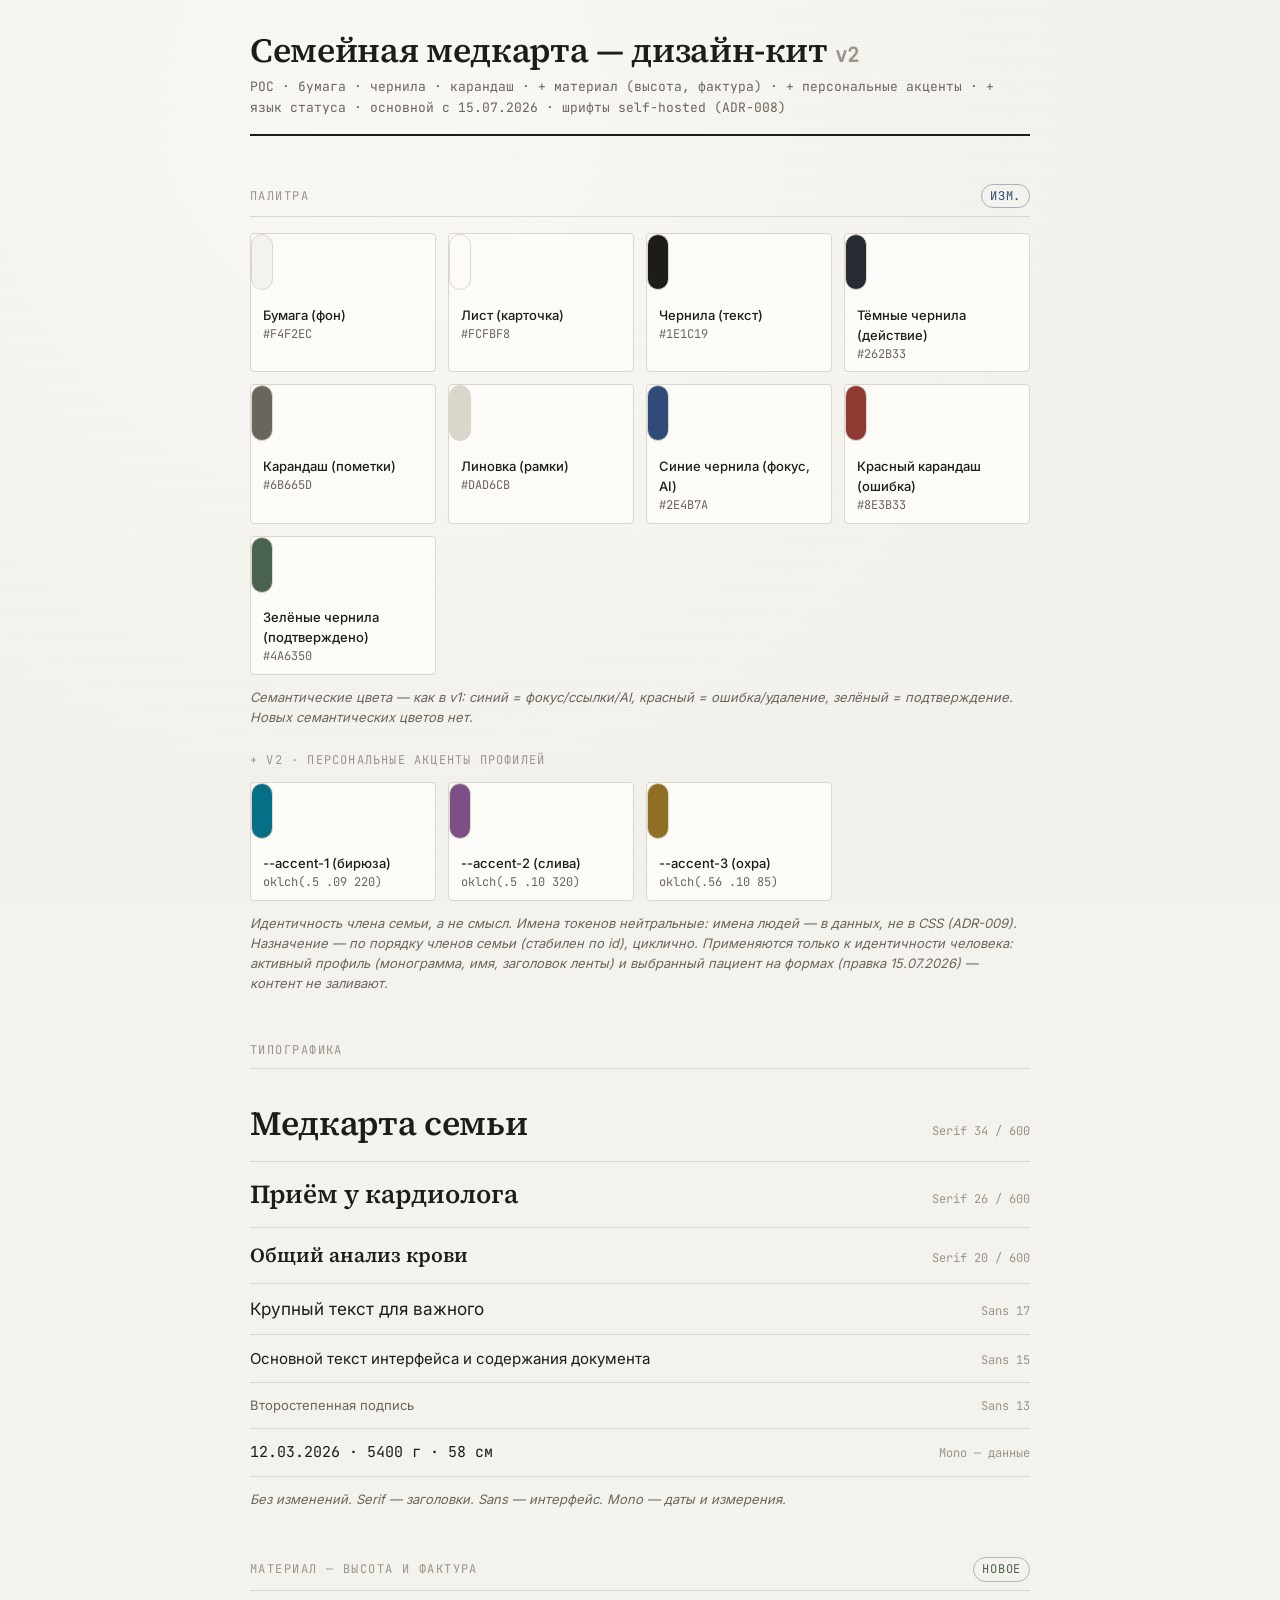
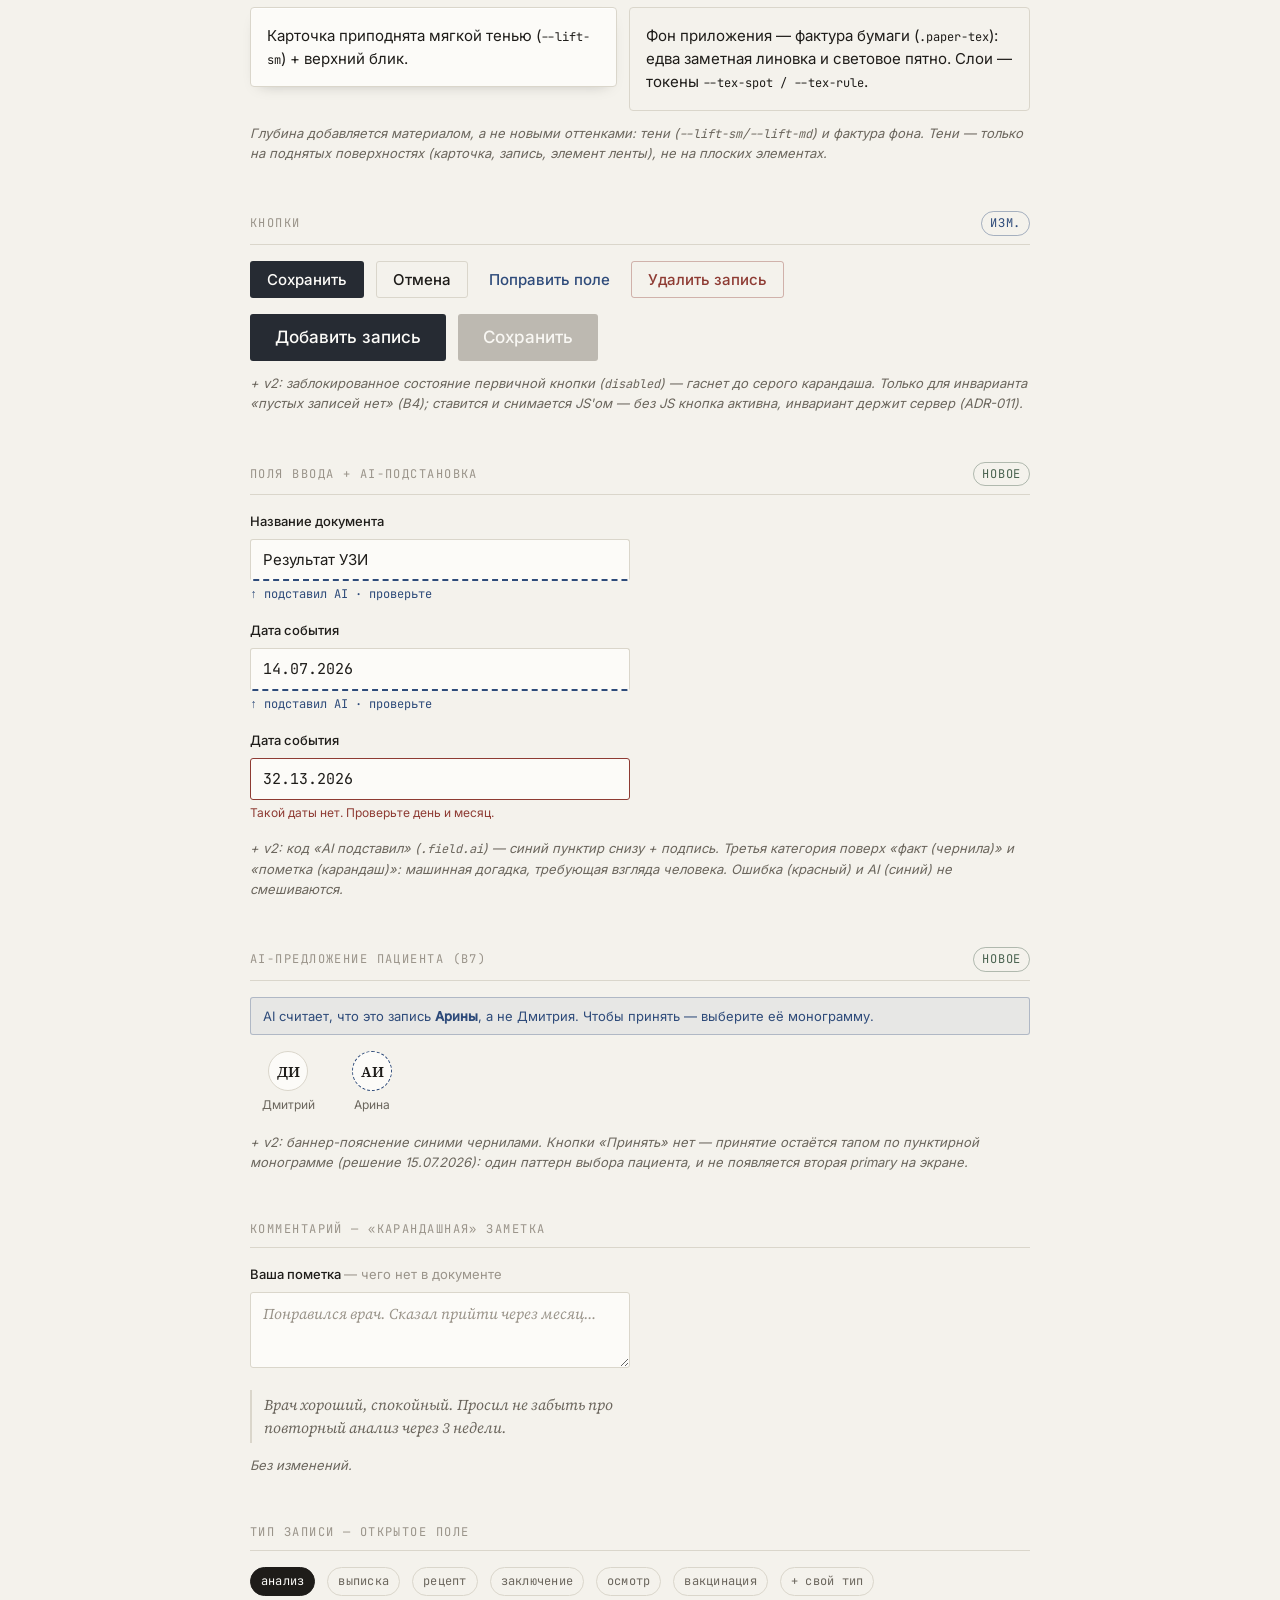
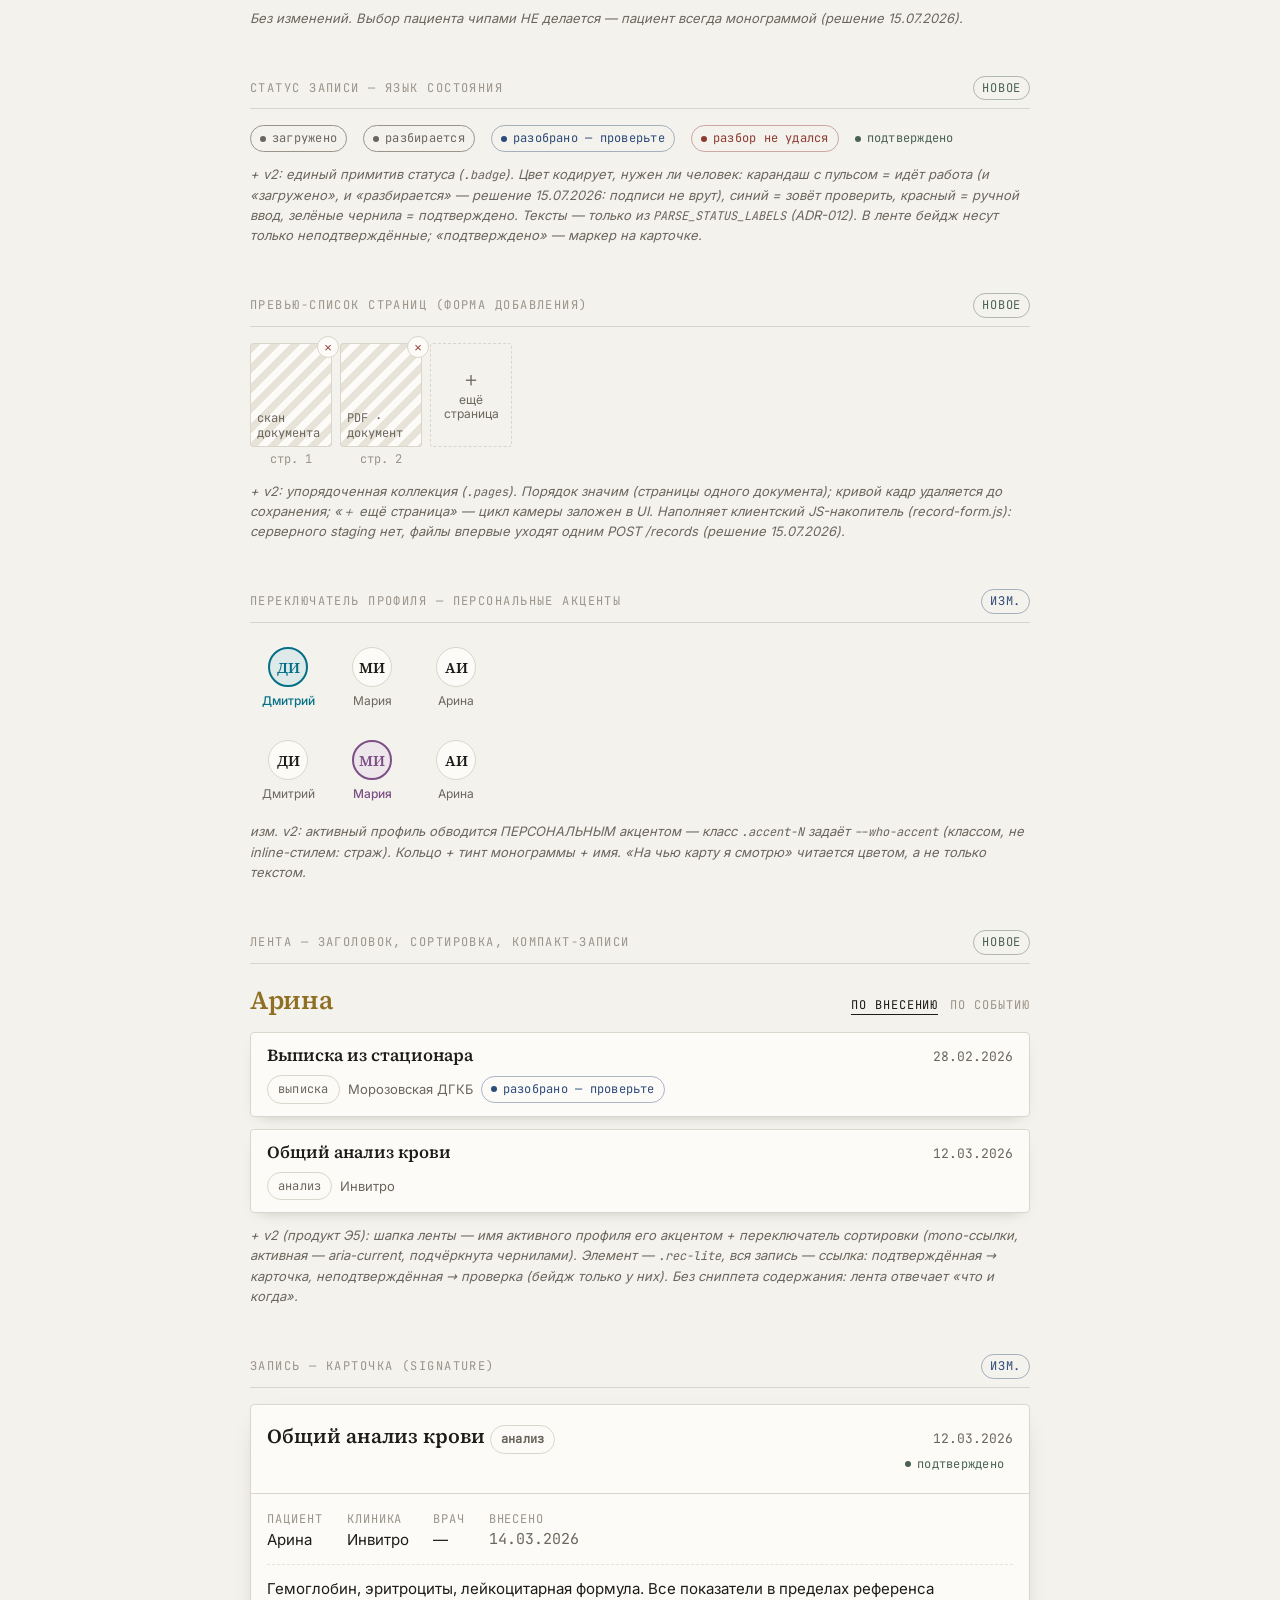
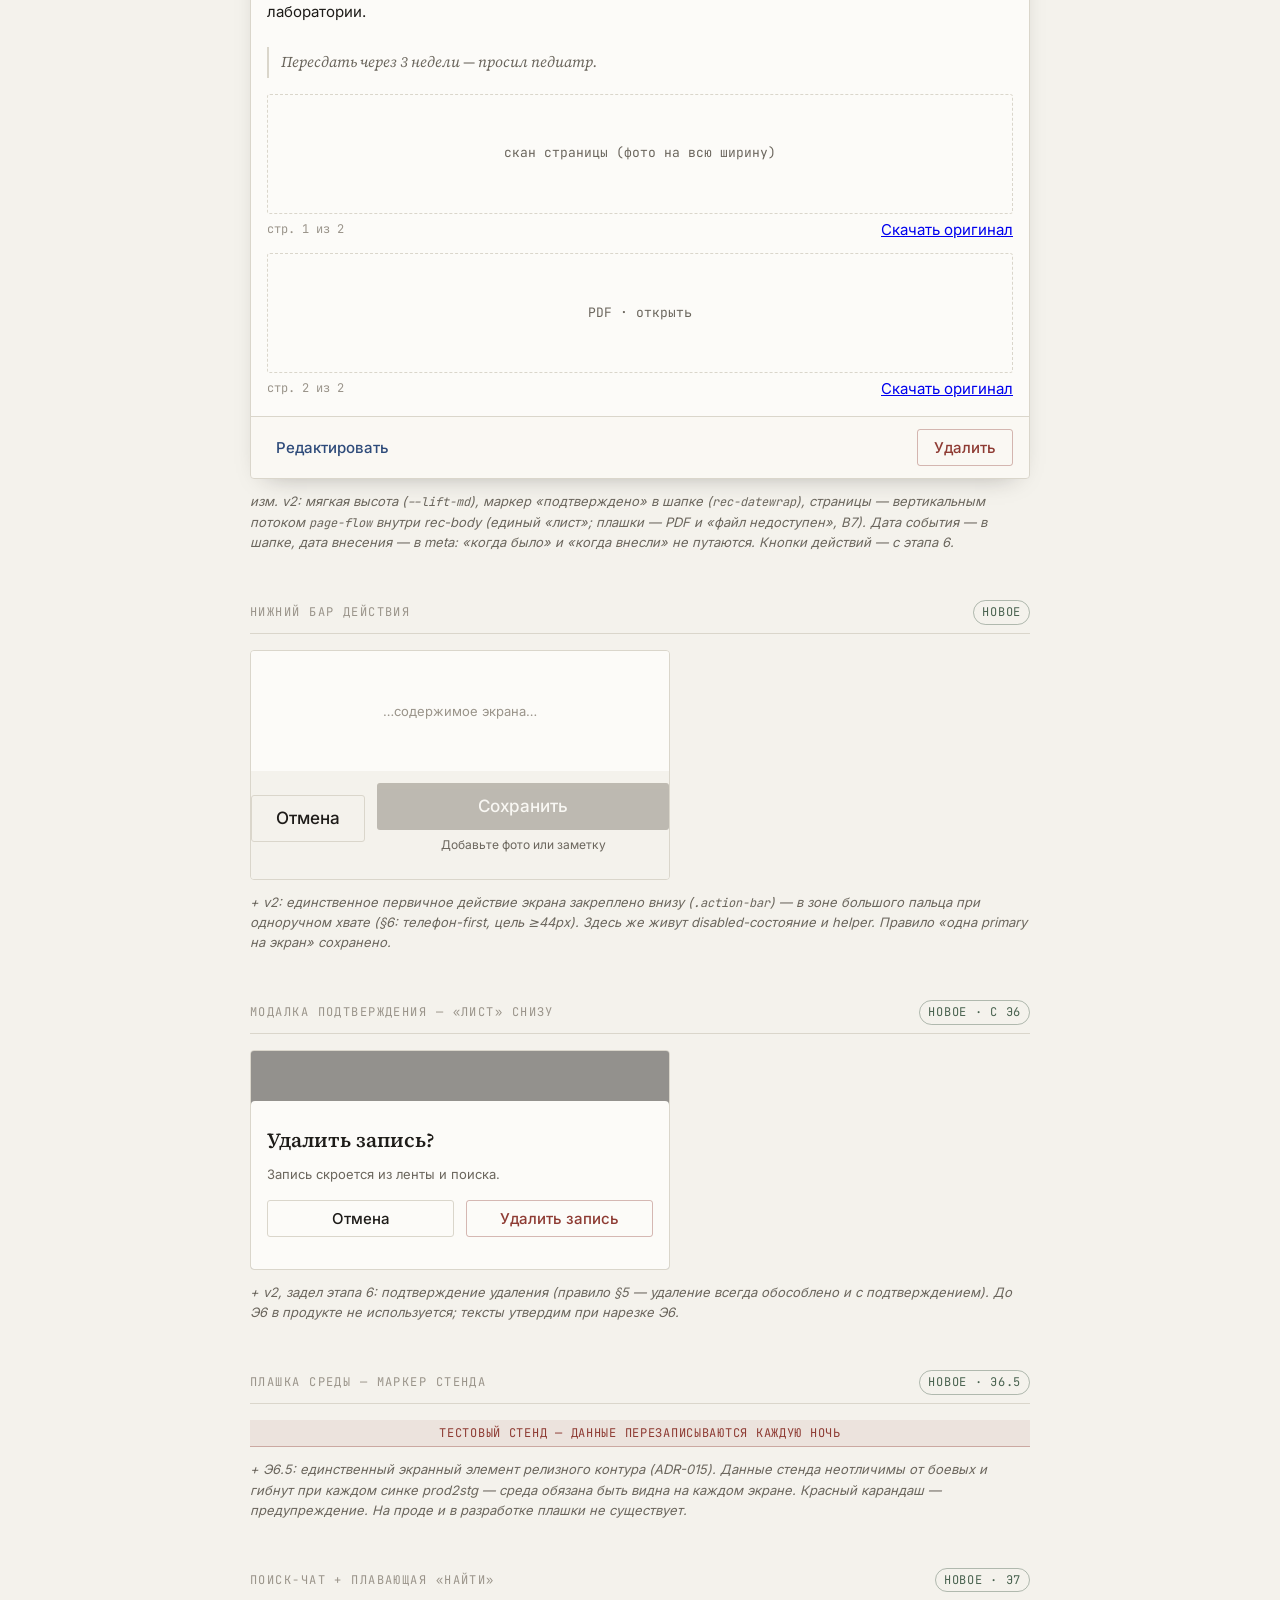
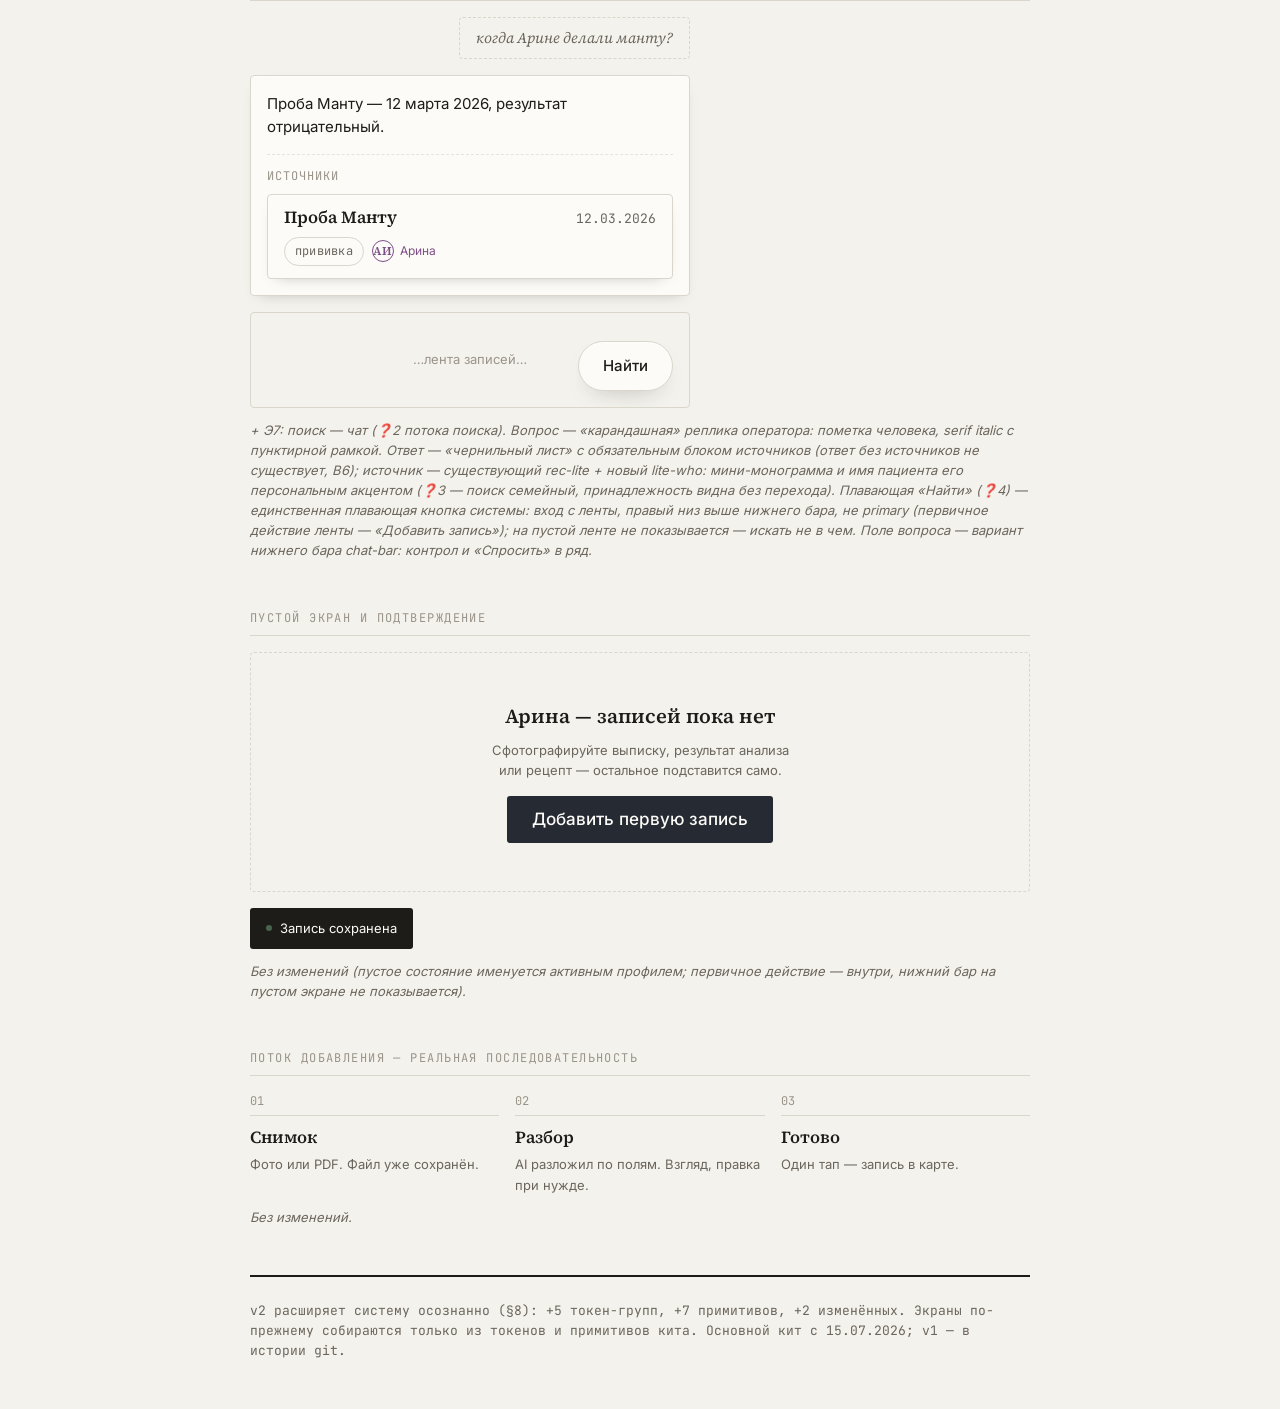
<file: docs/design-kit.html>
<!DOCTYPE html>
<html lang="ru">
<head>
<meta charset="UTF-8">
<meta name="viewport" content="width=device-width, initial-scale=1.0">
<title>Дизайн-кит v2 — Семейная медкарта</title>
<style>
  /* ============================================================
     Шрифты — self-hosted (ADR-008): кит открывается без сети,
     как и продукт. Пути — относительно docs/ до статики продукта.
     ============================================================ */
  @font-face { font-family: "Inter"; font-style: normal; font-weight: 400; font-display: swap; src: url("../app/static/fonts/inter-latin-400-normal.woff2") format("woff2"); unicode-range: U+0000-00FF, U+0131, U+0152-0153, U+02BB-02BC, U+02C6, U+02DA, U+02DC, U+2000-206F, U+20AC, U+2122, U+2212; }
  @font-face { font-family: "Inter"; font-style: normal; font-weight: 400; font-display: swap; src: url("../app/static/fonts/inter-cyrillic-400-normal.woff2") format("woff2"); unicode-range: U+0301, U+0400-045F, U+0490-0491, U+04B0-04B1, U+2116; }
  @font-face { font-family: "Inter"; font-style: normal; font-weight: 500; font-display: swap; src: url("../app/static/fonts/inter-latin-500-normal.woff2") format("woff2"); unicode-range: U+0000-00FF, U+0131, U+0152-0153, U+02BB-02BC, U+02C6, U+02DA, U+02DC, U+2000-206F, U+20AC, U+2122, U+2212; }
  @font-face { font-family: "Inter"; font-style: normal; font-weight: 500; font-display: swap; src: url("../app/static/fonts/inter-cyrillic-500-normal.woff2") format("woff2"); unicode-range: U+0301, U+0400-045F, U+0490-0491, U+04B0-04B1, U+2116; }
  @font-face { font-family: "Source Serif 4"; font-style: normal; font-weight: 600; font-display: swap; src: url("../app/static/fonts/source-serif-4-latin-600-normal.woff2") format("woff2"); unicode-range: U+0000-00FF, U+0131, U+0152-0153, U+02BB-02BC, U+02C6, U+02DA, U+02DC, U+2000-206F, U+20AC, U+2122, U+2212; }
  @font-face { font-family: "Source Serif 4"; font-style: normal; font-weight: 600; font-display: swap; src: url("../app/static/fonts/source-serif-4-cyrillic-600-normal.woff2") format("woff2"); unicode-range: U+0301, U+0400-045F, U+0490-0491, U+04B0-04B1, U+2116; }
  @font-face { font-family: "Source Serif 4"; font-style: italic; font-weight: 400; font-display: swap; src: url("../app/static/fonts/source-serif-4-latin-400-italic.woff2") format("woff2"); unicode-range: U+0000-00FF, U+0131, U+0152-0153, U+02BB-02BC, U+02C6, U+02DA, U+02DC, U+2000-206F, U+20AC, U+2122, U+2212; }
  @font-face { font-family: "Source Serif 4"; font-style: italic; font-weight: 400; font-display: swap; src: url("../app/static/fonts/source-serif-4-cyrillic-400-italic.woff2") format("woff2"); unicode-range: U+0301, U+0400-045F, U+0490-0491, U+04B0-04B1, U+2116; }
  @font-face { font-family: "JetBrains Mono"; font-style: normal; font-weight: 400; font-display: swap; src: url("../app/static/fonts/jetbrains-mono-latin-400-normal.woff2") format("woff2"); unicode-range: U+0000-00FF, U+0131, U+0152-0153, U+02BB-02BC, U+02C6, U+02DA, U+02DC, U+2000-206F, U+20AC, U+2122, U+2212; }
  @font-face { font-family: "JetBrains Mono"; font-style: normal; font-weight: 400; font-display: swap; src: url("../app/static/fonts/jetbrains-mono-cyrillic-400-normal.woff2") format("woff2"); unicode-range: U+0301, U+0400-045F, U+0490-0491, U+04B0-04B1, U+2116; }

  /* ============================================================
     ТОКЕНЫ — единственный источник истины. v2 (основной с 15.07.2026).
     Изменения v2 помечены [+ v2] / [изм. v2].
     ============================================================ */
  :root {
    /* Цвет: бумага / чернила / карандаш */
    --paper:       #F4F2EC;  /* фон — лист на столе */
    --sheet:       #FCFBF8;  /* поднятая поверхность — карточка */
    --ink:         #1E1C19;  /* чернила — основной текст, факты */
    --ink-strong:  #262B33;  /* тёмно-синие чернила — первичное действие */
    --ink-strong-hover: #1A1F26; /* hover первичного действия (только десктоп) */
    --pencil:      #6B665D;  /* карандаш — второстепенный текст, пометки */
    --pencil-soft: #9A948A;  /* бледный карандаш — подписи, плейсхолдеры */
    --rule:        #DAD6CB;  /* линовка — тонкие разделители, рамки */
    --rule-soft:   #E7E3D9;  /* очень бледная линовка */
    --ink-blue:    #2E4B7A;  /* синие чернила — фокус, ссылки, «AI подставил» [расш. v2] */
    --red-pen:     #8E3B33;  /* красный карандаш — ошибка, удаление */
    --green-ink:   #4A6350;  /* зелёные чернила — подтверждение [активнее в v2] */

    /* [+ v2] Персональные акценты профилей — идентичность члена семьи.
       Имена нейтральные (--accent-1/2/3): имена людей живут в данных
       (.env.seed, ADR-009), не в токенах. Мэппинг — по порядку членов
       семьи (стабилен по id), циклично. Общая светлота/насыщенность,
       тон намеренно уведён от семантических blue/green/red. */
    --accent-1: oklch(0.5 0.09 220);   /* бирюзовые чернила */
    --accent-2: oklch(0.5 0.10 320);   /* сливовые чернила */
    --accent-3: oklch(0.56 0.10 85);   /* охряные чернила */

    /* Типографика */
    --serif: "Source Serif 4", Georgia, serif;      /* заголовки, названия записей */
    --sans:  "Inter", system-ui, sans-serif;         /* интерфейс, тело, формы */
    --mono:  "JetBrains Mono", ui-monospace, monospace; /* данные: даты, измерения */

    /* Шкала размеров */
    --t-caption: 0.75rem;   /* 12 */
    --t-small:   0.8125rem; /* 13 */
    --t-body:    0.9375rem; /* 15 */
    --t-lead:    1.0625rem; /* 17 */
    --t-h3:      1.25rem;   /* 20 */
    --t-h2:      1.625rem;  /* 26 */
    --t-h1:      2.125rem;  /* 34 */

    /* Отступы (шаг 4px) */
    --s1: 4px;  --s2: 8px;  --s3: 12px; --s4: 16px;
    --s5: 24px; --s6: 32px; --s7: 48px;

    /* Форма */
    --radius:   4px;   /* карточки, поля — крепкие углы, как у бланка */
    --radius-sm: 3px;
    --hair: 1px solid var(--rule);

    /* [+ v2] Высота материала — глубина без новых оттенков.
       Верхний внутренний блик (лист ловит свет) + мягкая тень. */
    --lift-sm: 0 1px 0 rgba(255,255,255,.7) inset, 0 6px 14px -10px rgba(30,28,25,.35);
    --lift-md: 0 1px 0 rgba(255,255,255,.7) inset, 0 10px 26px -16px rgba(30,28,25,.4);

    /* [+ v2] Фактура бумаги — слои фона приложения. Значения-токены:
       классы экранов собираются только из var(--...) (DESIGN.md §2). */
    --tex-spot: radial-gradient(circle at 30% 12%, rgba(255,255,255,.5), transparent 60%);
    --tex-rule: repeating-linear-gradient(0deg, rgba(30,28,25,.014) 0 1px, transparent 1px 3px);
  }

  * { box-sizing: border-box; margin: 0; padding: 0; }

  body {
    background: var(--paper);
    color: var(--ink);
    font-family: var(--sans);
    font-size: var(--t-body);
    line-height: 1.55;
    -webkit-font-smoothing: antialiased;
    padding: var(--s6) var(--s4);
  }

  .wrap { max-width: 780px; margin: 0 auto; }

  /* [+ v2] Фактура бумаги — наносится на фон приложения (не на карточки).
     Едва заметная линовка + световое пятно; глубина, не текстура «в лоб». */
  .paper-tex {
    background-color: var(--paper);
    background-image: var(--tex-spot), var(--tex-rule);
    background-attachment: fixed;
  }

  /* [+ v2] Классы персональных акцентов: задают --who-accent потомкам.
     Продукт вешает их классом (inline-стили в шаблонах запрещены стражем). */
  .accent-1 { --who-accent: var(--accent-1); }
  .accent-2 { --who-accent: var(--accent-2); }
  .accent-3 { --who-accent: var(--accent-3); }

  /* ---------- Строительная документация кита ---------- */
  .kit-head { margin-bottom: var(--s7); border-bottom: 2px solid var(--ink); padding-bottom: var(--s4); }
  .kit-head h1 { font-family: var(--serif); font-weight: 600; font-size: var(--t-h1); letter-spacing: -0.01em; line-height: 1.1; }
  .kit-head p { color: var(--pencil); font-size: var(--t-small); margin-top: var(--s2); font-family: var(--mono); }

  section { margin-bottom: var(--s7); }
  .sec-label { font-family: var(--mono); font-size: var(--t-caption); text-transform: uppercase; letter-spacing: 0.12em; color: var(--pencil-soft); padding-bottom: var(--s2); margin-bottom: var(--s4); border-bottom: var(--hair); display:flex; justify-content:space-between; align-items:center; gap:var(--s3); }
  .tag { font-family: var(--mono); font-size: var(--t-caption); letter-spacing: 0.06em; padding: 2px 8px; border-radius: 999px; white-space:nowrap; }
  .tag.new { color: var(--green-ink); border: 1px solid color-mix(in srgb, var(--green-ink) 40%, transparent); }
  .tag.chg { color: var(--ink-blue); border: 1px solid color-mix(in srgb, var(--ink-blue) 40%, transparent); }
  .note { color: var(--pencil); font-size: var(--t-small); margin-top: var(--s3); font-style: italic; }
  .row { display: flex; flex-wrap: wrap; gap: var(--s3); align-items: flex-start; }

  /* ============================================================ ПАЛИТРА ============================================================ */
  .swatches { display: grid; grid-template-columns: repeat(auto-fill, minmax(150px, 1fr)); gap: var(--s3); }
  .swatch { border: var(--hair); border-radius: var(--radius); overflow: hidden; background: var(--sheet); }
  .swatch .chip { height: 56px; }
  .swatch .meta { padding: var(--s2) var(--s3); }
  .swatch .name { font-size: var(--t-small); font-weight: 500; }
  .swatch .hex { font-family: var(--mono); font-size: var(--t-caption); color: var(--pencil); }

  /* ============================================================ ТИПОГРАФИКА ============================================================ */
  .type-row { padding: var(--s3) 0; border-bottom: var(--hair); display: flex; justify-content: space-between; align-items: baseline; gap: var(--s4); }
  .type-row:last-child { border-bottom: none; }
  .type-tag { font-family: var(--mono); font-size: var(--t-caption); color: var(--pencil-soft); white-space: nowrap; }
  .d-h1 { font-family: var(--serif); font-size: var(--t-h1); font-weight: 600; letter-spacing: -0.01em; }
  .d-h2 { font-family: var(--serif); font-size: var(--t-h2); font-weight: 600; }
  .d-h3 { font-family: var(--serif); font-size: var(--t-h3); font-weight: 600; }
  .d-lead { font-size: var(--t-lead); }
  .d-body { font-size: var(--t-body); }
  .d-small { font-size: var(--t-small); color: var(--pencil); }
  .d-data { font-family: var(--mono); font-size: var(--t-body); }

  /* ============================================================ ПРИМИТИВЫ ============================================================ */

  /* --- Кнопки --- */
  .btn { font-family: var(--sans); font-size: var(--t-body); font-weight: 500; padding: 10px var(--s4); border-radius: var(--radius-sm); border: 1px solid transparent; cursor: pointer; line-height: 1; transition: background .12s ease, border-color .12s ease; display: inline-block; text-decoration: none; text-align: center; }
  .btn:focus-visible { outline: 2px solid var(--ink-blue); outline-offset: 2px; }
  .btn-primary { background: var(--ink-strong); color: var(--sheet); }
  .btn-primary:hover { background: var(--ink-strong-hover); }
  /* [+ v2] Заблокированное первичное действие — только зеркало инварианта
     «пустых записей нет» (B4). Ставится и снимается JS'ом: без JS кнопка
     активна, инвариант держит сервер (ADR-011, деградация). */
  .btn-primary:disabled, .btn-primary[disabled] { background: var(--pencil-soft); opacity: .6; cursor: not-allowed; }
  .btn-secondary { background: transparent; color: var(--ink); border-color: var(--rule); }
  .btn-secondary:hover { border-color: var(--pencil); }
  .btn-quiet { background: transparent; color: var(--ink-blue); padding-left: var(--s2); padding-right: var(--s2); }
  .btn-quiet:hover { text-decoration: underline; }
  .btn-danger { background: transparent; color: var(--red-pen); border-color: color-mix(in srgb, var(--red-pen) 35%, transparent); }
  .btn-danger:hover { background: color-mix(in srgb, var(--red-pen) 8%, transparent); }
  .btn-lg { font-size: var(--t-lead); padding: 14px var(--s5); }

  /* --- Поле --- */
  .field { margin-bottom: var(--s4); max-width: 380px; }
  .field label { display: block; font-size: var(--t-small); font-weight: 500; margin-bottom: var(--s2); }
  .field .opt { color: var(--pencil-soft); font-weight: 400; }
  .control { width: 100%; font-family: var(--sans); font-size: var(--t-body); color: var(--ink); background: var(--sheet); border: 1px solid var(--rule); border-radius: var(--radius-sm); padding: 10px var(--s3); }
  .control::placeholder { color: var(--pencil-soft); }
  .control:focus { outline: none; border-color: var(--ink-blue); box-shadow: 0 0 0 2px color-mix(in srgb, var(--ink-blue) 18%, transparent); }
  .helper { font-size: var(--t-caption); color: var(--pencil); margin-top: var(--s1); }
  .field.error .control { border-color: var(--red-pen); }
  .field.error .helper { color: var(--red-pen); }
  .control.data { font-family: var(--mono); }

  /* [+ v2] AI-подстановка — третья категория поверх «факт/пометка»:
     машинная догадка, которую надо подтвердить. Синий пунктир снизу + подпись. */
  .field.ai .control { border-bottom: 2px dashed var(--ink-blue); }
  .ai-hint { font-family: var(--mono); font-size: var(--t-caption); color: var(--ink-blue); margin-top: var(--s1); }

  /* [+ v2] AI-предложение пациента (B7 потока создания): подсвеченный
     баннер-пояснение. Кнопки «Принять» нет — принятие остаётся тапом по
     пунктирной монограмме (решение владельца 15.07.2026): один паттерн
     выбора пациента на всех экранах, и вторая primary не появляется. */
  .ai-suggest { display: flex; align-items: center; gap: var(--s3); background: color-mix(in srgb, var(--ink-blue) 6%, transparent); border: 1px solid color-mix(in srgb, var(--ink-blue) 30%, transparent); border-radius: var(--radius-sm); padding: var(--s2) var(--s3); margin-bottom: var(--s2); }
  .ai-suggest .t { font-size: var(--t-small); color: var(--ink-blue); flex: 1; }

  /* --- Карандашная заметка --- */
  .pencil-note { font-family: var(--serif); font-style: italic; color: var(--pencil); border-left: 2px solid var(--rule); padding: var(--s1) 0 var(--s1) var(--s3); font-size: var(--t-body); line-height: 1.5; }
  textarea.control.pencil { font-family: var(--serif); font-style: italic; color: var(--pencil); min-height: 76px; resize: vertical; }

  /* --- Чип --- */
  .chip { display: inline-flex; align-items: center; gap: 6px; font-family: var(--mono); font-size: var(--t-caption); letter-spacing: 0.02em; color: var(--pencil); background: transparent; border: 1px solid var(--rule); border-radius: 999px; padding: 4px 10px; cursor: pointer; }
  .chip:hover { border-color: var(--pencil); }
  .chip[aria-selected="true"] { color: var(--sheet); background: var(--ink); border-color: var(--ink); }

  /* [+ v2] Статус-бейдж записи — язык состояния разбора и подтверждения.
     Текстом, без спиннеров. Цвет кодирует, нужен ли человек. */
  .badge { display: inline-flex; align-items: center; gap: 6px; font-family: var(--mono); font-size: var(--t-caption); letter-spacing: 0.02em; border-radius: 999px; padding: 3px 9px; border: 1px solid transparent; }
  .badge .dot { width: 6px; height: 6px; border-radius: 999px; flex: 0 0 auto; }
  .badge.pending { color: var(--pencil); border-color: var(--pencil-soft); }          /* загружено / разбирается — идёт работа */
  .badge.pending .dot { background: var(--pencil); animation: pulse 1.2s ease-in-out infinite; }
  .badge.review { color: var(--ink-blue); border-color: color-mix(in srgb, var(--ink-blue) 40%, transparent); } /* разобрано — зовёт проверить */
  .badge.review .dot { background: var(--ink-blue); }
  .badge.failed { color: var(--red-pen); border-color: color-mix(in srgb, var(--red-pen) 40%, transparent); }   /* разбор не удался — ручной ввод */
  .badge.failed .dot { background: var(--red-pen); }
  .badge.done { color: var(--green-ink); border: none; padding-left: 0; }              /* подтверждено — зелёные чернила */
  .badge.done .dot { background: var(--green-ink); }
  @keyframes pulse { 0%, 100% { opacity: 1; } 50% { opacity: .3; } }

  /* --- Монограмма --- */
  .mono-badge { width: 40px; height: 40px; border-radius: 999px; border: 1px solid var(--rule); background: var(--sheet); display: inline-flex; align-items: center; justify-content: center; font-family: var(--serif); font-weight: 600; font-size: var(--t-body); color: var(--ink); }
  .switcher { display: flex; gap: var(--s2); align-items: center; }
  .switcher .who { display: inline-flex; flex-direction: column; align-items: center; gap: 6px; cursor: pointer; padding: var(--s2); border-radius: var(--radius); background: none; border: none; font-family: inherit; width: 76px; }
  .switcher .who span:not(.mono-badge) { font-size: var(--t-caption); color: var(--pencil); max-width: 100%; overflow: hidden; text-overflow: ellipsis; white-space: nowrap; }
  /* [изм. v2] Активный профиль подсвечивается ПЕРСОНАЛЬНЫМ акцентом
     (класс .accent-N задаёт --who-accent), а не общими чернилами. */
  .switcher .who[aria-selected="true"] .mono-badge { border-width: 2px; border-color: var(--who-accent, var(--ink)); color: var(--who-accent, var(--ink)); background: color-mix(in srgb, var(--who-accent, var(--ink)) 12%, var(--sheet)); }
  .switcher .who[aria-selected="true"] span:not(.mono-badge) { color: var(--who-accent, var(--ink)); font-weight: 500; }

  /* --- Шапка приложения --- */
  .app-head { display: flex; align-items: center; gap: var(--s2); margin-bottom: var(--s6); }
  .app-head > :last-child { margin-left: auto; }

  /* [+ v2, продукт Э5] Шапка ленты: заголовок — имя активного профиля
     (наследует его акцент) + переключатель сортировки одной строкой. */
  .feed-head { display: flex; align-items: baseline; justify-content: space-between; gap: var(--s3); margin-bottom: var(--s3); }
  .feed-title { font-family: var(--serif); font-weight: 600; font-size: var(--t-h2); letter-spacing: -0.01em; color: var(--who-accent, var(--ink)); }
  /* Сортировка — служебные mono-ссылки; активная — состояние (aria-current),
     подчёркнута чернилами, не выглядит переходом. */
  .feed-sort { display: flex; gap: var(--s3); }
  .feed-sort a { font-family: var(--mono); font-size: var(--t-caption); text-transform: uppercase; letter-spacing: 0.08em; color: var(--pencil-soft); border-bottom: 1px solid transparent; text-decoration: none; }
  .feed-sort a[aria-current="true"] { color: var(--ink); border-bottom-color: var(--ink); }
  .feed { display: flex; flex-direction: column; gap: var(--s3); list-style: none; }

  /* --- Карточка / лист --- [изм. v2: высота материала] --- */
  .card { background: var(--sheet); border: var(--hair); border-radius: var(--radius); padding: var(--s4); box-shadow: var(--lift-sm); }

  /* --- Запись --- [изм. v2: высота материала + маркер «подтверждено»] --- */
  .record { background: var(--sheet); border: var(--hair); border-radius: var(--radius); overflow: hidden; box-shadow: var(--lift-md); }
  .record .rec-head { display: flex; justify-content: space-between; align-items: baseline; padding: var(--s4); border-bottom: var(--hair); gap: var(--s3); }
  .record .rec-title { font-family: var(--serif); font-size: var(--t-h3); font-weight: 600; }
  .record .rec-datewrap { display: inline-flex; flex-direction: column; align-items: flex-end; gap: 3px; white-space: nowrap; }
  .record .rec-date { font-family: var(--mono); font-size: var(--t-small); color: var(--pencil); }
  .record .rec-body { padding: var(--s4); }
  .rec-meta { display: flex; flex-wrap: wrap; gap: var(--s2) var(--s5); margin-bottom: var(--s3); }
  .rec-meta .m { display: flex; flex-direction: column; }
  .rec-meta .m .k { font-size: var(--t-caption); color: var(--pencil-soft); text-transform: uppercase; letter-spacing: 0.08em; font-family: var(--mono); }
  .rec-meta .m .v { font-size: var(--t-body); }
  .rec-content { color: var(--ink); font-size: var(--t-body); padding: var(--s3) 0; border-top: var(--rule-soft) 1px dashed; }
  .rec-actions { display: flex; gap: var(--s2); padding: var(--s3) var(--s4); border-top: var(--hair); background: color-mix(in srgb, var(--paper) 40%, transparent); }

  /* [+ v2, продукт Э5] Страницы записи на карточке — вертикальный поток
     внутри rec-body (карточка — единый «лист»). Листание = скролл, ноль JS.
     Имя page-flow: .pages занято превью-списком формы добавления. */
  .page-flow { display: flex; flex-direction: column; gap: var(--s3); margin-top: var(--s4); list-style: none; }
  .page-flow img { width: 100%; border: 1px solid var(--rule); border-radius: var(--radius-sm); display: block; }
  /* Плашка вместо превью: PDF (нативный просмотрщик, без серверного рендера)
     и пропавший с диска файл (B7) — честное состояние текстом, не битая картинка. */
  .page-flow .page-plate { min-height: 120px; border: 1px dashed var(--rule); border-radius: var(--radius-sm); background: var(--sheet); display: flex; align-items: center; justify-content: center; font-family: var(--mono); font-size: var(--t-small); color: var(--pencil); text-decoration: none; }
  .page-flow a.page-plate:hover { border-color: var(--pencil); color: var(--ink); }
  .page-flow .p-foot { display: flex; justify-content: space-between; align-items: center; margin-top: var(--s1); }
  .page-flow .p-foot .n { font-family: var(--mono); font-size: var(--t-caption); color: var(--pencil-soft); }

  /* [+ v2] Элемент ленты — компактная запись (телефонная плотность).
     В продукте — ссылка: вся запись ведёт на карточку или проверку. */
  .rec-lite { display: flex; flex-direction: column; gap: var(--s2); width: 100%; text-align: left; cursor: pointer; background: var(--sheet); border: var(--hair); border-radius: var(--radius); padding: var(--s3) var(--s4); font-family: var(--sans); box-shadow: var(--lift-sm); color: inherit; }
  a.rec-lite { display: flex; text-decoration: none; }
  a.rec-lite:hover { border-color: var(--pencil); }
  .rec-lite .lite-head { display: flex; align-items: baseline; justify-content: space-between; gap: var(--s3); }
  .rec-lite .lite-title { font-family: var(--serif); font-weight: 600; font-size: var(--t-lead); color: var(--ink); line-height: 1.25; }
  .rec-lite .lite-date { font-family: var(--mono); font-size: var(--t-small); color: var(--pencil); white-space: nowrap; }
  .rec-lite .lite-meta { display: flex; flex-wrap: wrap; gap: var(--s2); align-items: center; }
  .rec-lite .lite-clinic { font-size: var(--t-small); color: var(--pencil); }

  /* [+ v2] Превью-список страниц — упорядоченная коллекция (камера-первый ввод).
     Наполняется клиентским JS-накопителем (record-form.js): серверного
     staging нет, файлы впервые уходят одним POST /records (решение 15.07.2026). */
  .pages { display: flex; flex-wrap: wrap; gap: var(--s2); }
  .page-thumb { position: relative; width: 82px; }
  .page-thumb .p-sheet { height: 104px; border: 1px solid var(--rule); border-radius: var(--radius-sm); background-image: repeating-linear-gradient(135deg, var(--rule-soft) 0 7px, var(--sheet) 7px 14px); background-size: cover; background-position: center; display: flex; align-items: flex-end; padding: 6px; overflow: hidden; }
  .page-thumb .p-sheet span { font-family: var(--mono); font-size: var(--t-caption); color: var(--pencil); line-height: 1.2; }
  .page-thumb .p-rm { position: absolute; top: -7px; right: -7px; width: 22px; height: 22px; border-radius: 999px; background: var(--sheet); border: 1px solid var(--rule); color: var(--red-pen); cursor: pointer; font-size: 13px; line-height: 1; display: flex; align-items: center; justify-content: center; }
  .page-thumb .p-cap { font-family: var(--mono); font-size: var(--t-caption); color: var(--pencil-soft); text-align: center; margin-top: 3px; }
  .page-add { width: 82px; height: 104px; border: 1px dashed var(--rule); border-radius: var(--radius-sm); background: transparent; color: var(--pencil); cursor: pointer; font-family: var(--sans); font-size: var(--t-caption); display: flex; flex-direction: column; align-items: center; justify-content: center; gap: 4px; line-height: 1.15; }
  .page-add .plus { font-size: 20px; line-height: 1; }

  /* [+ v2] Нижний бар действия — первичное действие в зоне большого пальца. */
  .action-bar { position: sticky; bottom: 0; z-index: 5; display: flex; gap: var(--s3); align-items: center; padding: var(--s3) var(--s4) var(--s5); margin: 0 calc(-1 * var(--s4)); background: linear-gradient(to top, var(--paper) 62%, transparent); }
  .action-bar .bar-main { flex: 1; display: flex; flex-direction: column; gap: 6px; }
  .action-bar .bar-main .btn { width: 100%; }
  .action-bar .bar-helper { font-size: var(--t-caption); color: var(--pencil); text-align: center; }

  /* [+ Э7] Плавающая «Найти» — вход в поиск с ленты (❓4 потока поиска).
     Единственная плавающая кнопка системы: компактный «ярлычок»-лист над
     записями, правый низ, выше нижнего бара. Не primary — первичное
     действие ленты остаётся «Добавить запись». Смещение по правому краю —
     к контентной колонке (780px, §6), не к краю окна. */
  .fab {
    position: fixed; z-index: 6;
    right: max(var(--s4), calc((100vw - 780px) / 2 + var(--s4)));
    bottom: 104px; /* над action-bar ленты: бар с паддингами ~88px */
    display: inline-flex; align-items: center;
    background: var(--sheet); color: var(--ink);
    border: var(--hair); border-radius: 999px;
    padding: var(--s3) var(--s5);
    font-family: var(--sans); font-size: var(--t-body); font-weight: 500;
    text-decoration: none; box-shadow: var(--lift-md);
  }
  .fab:hover { border-color: var(--pencil); }

  /* [+ Э7] Чат поиска: вопрос — «карандашная» реплика оператора (то, чего
     нет в документах, — как pencil-note), ответ — «чернильный лист» (факты
     из записей — как record). Категории «факт/пометка» читаются без подписей. */
  .chat { display: flex; flex-direction: column; gap: var(--s4); }
  .chat-q {
    align-self: flex-end; max-width: 85%;
    font-family: var(--serif); font-style: italic; color: var(--pencil);
    border: 1px dashed var(--rule); border-radius: var(--radius);
    padding: var(--s2) var(--s4);
  }
  .chat-a {
    background: var(--sheet); border: var(--hair); border-radius: var(--radius);
    padding: var(--s4); box-shadow: var(--lift-sm);
  }
  /* Блок источников под ответом: подпись-лейбл + список rec-lite.
     Ответ без источников не существует (B6 потока). */
  .chat-sources { margin-top: var(--s4); border-top: 1px dashed var(--rule-soft); padding-top: var(--s3); }
  .chat-sources .k { font-family: var(--mono); font-size: var(--t-caption); color: var(--pencil-soft); text-transform: uppercase; letter-spacing: 0.08em; margin-bottom: var(--s2); }

  /* [+ Э7] Принадлежность источника (❓3: поиск семейный) — мини-монограмма
     + имя пациента его персональным акцентом внутри rec-lite. */
  .lite-who { display: inline-flex; align-items: center; gap: 6px; font-size: var(--t-caption); color: var(--who-accent, var(--pencil)); }
  .lite-who .mono-badge { width: 22px; height: 22px; font-size: var(--t-caption); border-color: var(--who-accent, var(--rule)); color: var(--who-accent, var(--ink)); }

  /* [+ Э7] Вариант нижнего бара для чата: поле вопроса и «Спросить» в ряд. */
  .chat-bar .bar-main { flex-direction: row; align-items: center; }
  .chat-bar .bar-main .control { flex: 1; }
  .chat-bar .bar-main .btn { width: auto; }

  /* [+ Э6.5] Плашка среды — маркер тестового стенда на каждом экране.
     Красный карандаш: предупреждение, не оформление — данные стенда
     перезаписываются ночным синком (ADR-015/016). На проде не существует. */
  .env-banner {
    position: sticky; top: 0; z-index: 10;
    text-align: center;
    font-family: var(--mono); font-size: var(--t-caption);
    letter-spacing: 0.06em; text-transform: uppercase;
    color: var(--red-pen);
    background: color-mix(in srgb, var(--red-pen) 8%, var(--paper));
    border-bottom: 1px solid color-mix(in srgb, var(--red-pen) 35%, transparent);
    padding: var(--s1) var(--s3);
  }

  /* --- Пустой экран --- */
  .empty { text-align: center; padding: var(--s7) var(--s4); border: 1px dashed var(--rule); border-radius: var(--radius); }
  .empty h3 { font-family: var(--serif); font-weight: 600; font-size: var(--t-h3); margin-bottom: var(--s2); }
  .empty p { color: var(--pencil); max-width: 320px; margin: 0 auto var(--s4); font-size: var(--t-small); }

  /* --- Тост --- */
  .toast { display: inline-flex; align-items: center; gap: var(--s2); background: var(--ink); color: var(--sheet); font-size: var(--t-small); padding: 10px var(--s4); border-radius: var(--radius-sm); }
  .toast .dot { width: 6px; height: 6px; border-radius: 999px; background: var(--green-ink); }

  /* [+ v2, задел Э6] Модалка подтверждения — «лист» снизу экрана.
     Единственное применение — подтверждение удаления (правило §5:
     удаление всегда с подтверждением). До этапа 6 в продукте не используется. */
  .sheet-overlay { position: fixed; inset: 0; z-index: 20; background: color-mix(in srgb, var(--ink) 45%, transparent); display: flex; align-items: flex-end; }
  .sheet-modal { width: 100%; max-width: 780px; margin: 0 auto; background: var(--sheet); border-top-left-radius: var(--radius); border-top-right-radius: var(--radius); padding: var(--s5) var(--s4) var(--s6); }
  .sheet-modal h3 { font-family: var(--serif); font-weight: 600; font-size: var(--t-h3); margin-bottom: var(--s2); }
  .sheet-modal p { color: var(--pencil); font-size: var(--t-small); margin-bottom: var(--s4); }
  .sheet-modal .row { display: flex; gap: var(--s3); }
  .sheet-modal .row .btn { flex: 1; }

  /* --- Шаги --- */
  .steps { display: flex; gap: var(--s4); flex-wrap: wrap; }
  .step { flex: 1; min-width: 160px; }
  .step .n { font-family: var(--mono); font-size: var(--t-caption); color: var(--pencil-soft); border-bottom: 1px solid var(--rule); padding-bottom: var(--s1); margin-bottom: var(--s2); }
  .step .t { font-family: var(--serif); font-size: var(--t-lead); font-weight: 600; margin-bottom: var(--s1); }
  .step .d { font-size: var(--t-small); color: var(--pencil); }

  @media (prefers-reduced-motion: reduce) { * { transition: none !important; animation: none !important; } }
  @media (max-width: 520px) { body { padding: var(--s4) var(--s3); } }
</style>
</head>
<body class="paper-tex">
<div class="wrap">

  <div class="kit-head">
    <h1>Семейная медкарта — дизайн-кит <span style="font-family:var(--mono); font-size:var(--t-h3); color:var(--pencil-soft);">v2</span></h1>
    <p>POC · бумага · чернила · карандаш · + материал (высота, фактура) · + персональные акценты · + язык статуса · основной с 15.07.2026 · шрифты self-hosted (ADR-008)</p>
  </div>

  <!-- ПАЛИТРА -->
  <section>
    <div class="sec-label"><span>Палитра</span><span class="tag chg">изм.</span></div>
    <div class="swatches">
      <div class="swatch"><div class="chip" style="background:#F4F2EC"></div><div class="meta"><div class="name">Бумага (фон)</div><div class="hex">#F4F2EC</div></div></div>
      <div class="swatch"><div class="chip" style="background:#FCFBF8"></div><div class="meta"><div class="name">Лист (карточка)</div><div class="hex">#FCFBF8</div></div></div>
      <div class="swatch"><div class="chip" style="background:#1E1C19"></div><div class="meta"><div class="name">Чернила (текст)</div><div class="hex">#1E1C19</div></div></div>
      <div class="swatch"><div class="chip" style="background:#262B33"></div><div class="meta"><div class="name">Тёмные чернила (действие)</div><div class="hex">#262B33</div></div></div>
      <div class="swatch"><div class="chip" style="background:#6B665D"></div><div class="meta"><div class="name">Карандаш (пометки)</div><div class="hex">#6B665D</div></div></div>
      <div class="swatch"><div class="chip" style="background:#DAD6CB"></div><div class="meta"><div class="name">Линовка (рамки)</div><div class="hex">#DAD6CB</div></div></div>
      <div class="swatch"><div class="chip" style="background:#2E4B7A"></div><div class="meta"><div class="name">Синие чернила (фокус, AI)</div><div class="hex">#2E4B7A</div></div></div>
      <div class="swatch"><div class="chip" style="background:#8E3B33"></div><div class="meta"><div class="name">Красный карандаш (ошибка)</div><div class="hex">#8E3B33</div></div></div>
      <div class="swatch"><div class="chip" style="background:#4A6350"></div><div class="meta"><div class="name">Зелёные чернила (подтверждено)</div><div class="hex">#4A6350</div></div></div>
    </div>
    <p class="note">Семантические цвета — как в v1: синий = фокус/ссылки/AI, красный = ошибка/удаление, зелёный = подтверждение. Новых семантических цветов нет.</p>

    <div style="margin-top:var(--s5);">
      <div style="font-family:var(--mono); font-size:var(--t-caption); text-transform:uppercase; letter-spacing:0.1em; color:var(--pencil-soft); margin-bottom:var(--s3);">+ v2 · Персональные акценты профилей</div>
      <div class="swatches">
        <div class="swatch"><div class="chip" style="background:oklch(0.5 0.09 220)"></div><div class="meta"><div class="name">--accent-1 (бирюза)</div><div class="hex">oklch(.5 .09 220)</div></div></div>
        <div class="swatch"><div class="chip" style="background:oklch(0.5 0.10 320)"></div><div class="meta"><div class="name">--accent-2 (слива)</div><div class="hex">oklch(.5 .10 320)</div></div></div>
        <div class="swatch"><div class="chip" style="background:oklch(0.56 0.10 85)"></div><div class="meta"><div class="name">--accent-3 (охра)</div><div class="hex">oklch(.56 .10 85)</div></div></div>
      </div>
      <p class="note">Идентичность члена семьи, а не смысл. Имена токенов нейтральные: имена людей — в данных, не в CSS (ADR-009). Назначение — по порядку членов семьи (стабилен по id), циклично. Применяются только к идентичности человека: активный профиль (монограмма, имя, заголовок ленты) и выбранный пациент на формах (правка 15.07.2026) — контент не заливают.</p>
    </div>
  </section>

  <!-- ТИПОГРАФИКА -->
  <section>
    <div class="sec-label"><span>Типографика</span></div>
    <div class="type-row"><div class="d-h1">Медкарта семьи</div><div class="type-tag">Serif 34 / 600</div></div>
    <div class="type-row"><div class="d-h2">Приём у кардиолога</div><div class="type-tag">Serif 26 / 600</div></div>
    <div class="type-row"><div class="d-h3">Общий анализ крови</div><div class="type-tag">Serif 20 / 600</div></div>
    <div class="type-row"><div class="d-lead">Крупный текст для важного</div><div class="type-tag">Sans 17</div></div>
    <div class="type-row"><div class="d-body">Основной текст интерфейса и содержания документа</div><div class="type-tag">Sans 15</div></div>
    <div class="type-row"><div class="d-small">Второстепенная подпись</div><div class="type-tag">Sans 13</div></div>
    <div class="type-row"><div class="d-data">12.03.2026 · 5400 г · 58 см</div><div class="type-tag">Mono — данные</div></div>
    <p class="note">Без изменений. Serif — заголовки. Sans — интерфейс. Mono — даты и измерения.</p>
  </section>

  <!-- МАТЕРИАЛ -->
  <section>
    <div class="sec-label"><span>Материал — высота и фактура</span><span class="tag new">новое</span></div>
    <div class="row">
      <div style="flex:1; min-width:220px;">
        <div class="card">Карточка приподнята мягкой тенью (<code style="font-family:var(--mono); font-size:var(--t-caption)">--lift-sm</code>) + верхний блик.</div>
      </div>
      <div class="paper-tex" style="flex:1; min-width:220px; border:var(--hair); border-radius:var(--radius); padding:var(--s4);">Фон приложения — фактура бумаги (<code style="font-family:var(--mono); font-size:var(--t-caption)">.paper-tex</code>): едва заметная линовка и световое пятно. Слои — токены <code style="font-family:var(--mono); font-size:var(--t-caption)">--tex-spot / --tex-rule</code>.</div>
    </div>
    <p class="note">Глубина добавляется материалом, а не новыми оттенками: тени (<code style="font-family:var(--mono); font-size:var(--t-caption)">--lift-sm/--lift-md</code>) и фактура фона. Тени — только на поднятых поверхностях (карточка, запись, элемент ленты), не на плоских элементах.</p>
  </section>

  <!-- КНОПКИ -->
  <section>
    <div class="sec-label"><span>Кнопки</span><span class="tag chg">изм.</span></div>
    <div class="row">
      <button class="btn btn-primary">Сохранить</button>
      <button class="btn btn-secondary">Отмена</button>
      <button class="btn btn-quiet">Поправить поле</button>
      <button class="btn btn-danger">Удалить запись</button>
    </div>
    <div class="row" style="margin-top:var(--s4)">
      <button class="btn btn-primary btn-lg">Добавить запись</button>
      <button class="btn btn-primary btn-lg" disabled>Сохранить</button>
    </div>
    <p class="note">+ v2: заблокированное состояние первичной кнопки (<code style="font-family:var(--mono); font-size:var(--t-caption)">disabled</code>) — гаснет до серого карандаша. Только для инварианта «пустых записей нет» (B4); ставится и снимается JS'ом — без JS кнопка активна, инвариант держит сервер (ADR-011).</p>
  </section>

  <!-- ПОЛЯ + AI-ПОДСТАНОВКА -->
  <section>
    <div class="sec-label"><span>Поля ввода + AI-подстановка</span><span class="tag new">новое</span></div>
    <div class="field ai">
      <label>Название документа</label>
      <input class="control" type="text" value="Результат УЗИ">
      <div class="ai-hint">↑ подставил AI · проверьте</div>
    </div>
    <div class="field ai">
      <label>Дата события</label>
      <input class="control data" type="text" value="14.07.2026">
      <div class="ai-hint">↑ подставил AI · проверьте</div>
    </div>
    <div class="field error">
      <label>Дата события</label>
      <input class="control data" type="text" value="32.13.2026">
      <div class="helper">Такой даты нет. Проверьте день и месяц.</div>
    </div>
    <p class="note">+ v2: код «AI подставил» (<code style="font-family:var(--mono); font-size:var(--t-caption)">.field.ai</code>) — синий пунктир снизу + подпись. Третья категория поверх «факт (чернила)» и «пометка (карандаш)»: машинная догадка, требующая взгляда человека. Ошибка (красный) и AI (синий) не смешиваются.</p>
  </section>

  <!-- AI-ПРЕДЛОЖЕНИЕ ПАЦИЕНТА -->
  <section>
    <div class="sec-label"><span>AI-предложение пациента (B7)</span><span class="tag new">новое</span></div>
    <div class="ai-suggest"><span class="t">AI считает, что это запись <b>Арины</b>, а не Дмитрия. Чтобы принять — выберите её монограмму.</span></div>
    <div class="switcher">
      <button class="who accent-1"><span class="mono-badge">ДИ</span><span>Дмитрий</span></button>
      <button class="who accent-3" style="--who-accent: var(--accent-3)"><span class="mono-badge" style="border:1px dashed var(--ink-blue)">АИ</span><span>Арина</span></button>
    </div>
    <p class="note">+ v2: баннер-пояснение синими чернилами. Кнопки «Принять» нет — принятие остаётся тапом по пунктирной монограмме (решение 15.07.2026): один паттерн выбора пациента, и не появляется вторая primary на экране.</p>
  </section>

  <!-- КОММЕНТАРИЙ = КАРАНДАШ -->
  <section>
    <div class="sec-label"><span>Комментарий — «карандашная» заметка</span></div>
    <div class="field">
      <label>Ваша пометка <span class="opt">— чего нет в документе</span></label>
      <textarea class="control pencil" placeholder="Понравился врач. Сказал прийти через месяц…"></textarea>
    </div>
    <div style="max-width:420px">
      <div class="pencil-note">Врач хороший, спокойный. Просил не забыть про повторный анализ через 3 недели.</div>
    </div>
    <p class="note">Без изменений.</p>
  </section>

  <!-- ТИПЫ (ЧИПЫ) -->
  <section>
    <div class="sec-label"><span>Тип записи — открытое поле</span></div>
    <div class="row">
      <span class="chip" aria-selected="true">анализ</span>
      <span class="chip">выписка</span>
      <span class="chip">рецепт</span>
      <span class="chip">заключение</span>
      <span class="chip">осмотр</span>
      <span class="chip">вакцинация</span>
      <span class="chip">+ свой тип</span>
    </div>
    <p class="note">Без изменений. Выбор пациента чипами НЕ делается — пациент всегда монограммой (решение 15.07.2026).</p>
  </section>

  <!-- СТАТУС-БЕЙДЖ -->
  <section>
    <div class="sec-label"><span>Статус записи — язык состояния</span><span class="tag new">новое</span></div>
    <div class="row" style="align-items:center; gap:var(--s4)">
      <span class="badge pending"><span class="dot"></span>загружено</span>
      <span class="badge pending"><span class="dot"></span>разбирается</span>
      <span class="badge review"><span class="dot"></span>разобрано — проверьте</span>
      <span class="badge failed"><span class="dot"></span>разбор не удался</span>
      <span class="badge done"><span class="dot"></span>подтверждено</span>
    </div>
    <p class="note">+ v2: единый примитив статуса (<code style="font-family:var(--mono); font-size:var(--t-caption)">.badge</code>). Цвет кодирует, нужен ли человек: карандаш с пульсом = идёт работа (и «загружено», и «разбирается» — решение 15.07.2026: подписи не врут), синий = зовёт проверить, красный = ручной ввод, зелёные чернила = подтверждено. Тексты — только из <code style="font-family:var(--mono); font-size:var(--t-caption)">PARSE_STATUS_LABELS</code> (ADR-012). В ленте бейдж несут только неподтверждённые; «подтверждено» — маркер на карточке.</p>
  </section>

  <!-- ПРЕВЬЮ СТРАНИЦ -->
  <section>
    <div class="sec-label"><span>Превью-список страниц (форма добавления)</span><span class="tag new">новое</span></div>
    <div class="pages">
      <div class="page-thumb"><div class="p-sheet"><span>скан документа</span></div><button class="p-rm" aria-label="Удалить">×</button><div class="p-cap">стр. 1</div></div>
      <div class="page-thumb"><div class="p-sheet"><span>PDF · документ</span></div><button class="p-rm" aria-label="Удалить">×</button><div class="p-cap">стр. 2</div></div>
      <button class="page-add"><span class="plus">＋</span>ещё<br>страница</button>
    </div>
    <p class="note">+ v2: упорядоченная коллекция (<code style="font-family:var(--mono); font-size:var(--t-caption)">.pages</code>). Порядок значим (страницы одного документа); кривой кадр удаляется до сохранения; «＋ ещё страница» — цикл камеры заложен в UI. Наполняет клиентский JS-накопитель (record-form.js): серверного staging нет, файлы впервые уходят одним POST /records (решение 15.07.2026).</p>
  </section>

  <!-- ПЕРЕКЛЮЧАТЕЛЬ + АКЦЕНТЫ -->
  <section>
    <div class="sec-label"><span>Переключатель профиля — персональные акценты</span><span class="tag chg">изм.</span></div>
    <div class="switcher">
      <button class="who accent-1" aria-selected="true"><span class="mono-badge">ДИ</span><span>Дмитрий</span></button>
      <button class="who accent-2"><span class="mono-badge">МИ</span><span>Мария</span></button>
      <button class="who accent-3"><span class="mono-badge">АИ</span><span>Арина</span></button>
    </div>
    <div class="switcher" style="margin-top:var(--s4)">
      <button class="who accent-1"><span class="mono-badge">ДИ</span><span>Дмитрий</span></button>
      <button class="who accent-2" aria-selected="true"><span class="mono-badge">МИ</span><span>Мария</span></button>
      <button class="who accent-3"><span class="mono-badge">АИ</span><span>Арина</span></button>
    </div>
    <p class="note">изм. v2: активный профиль обводится ПЕРСОНАЛЬНЫМ акцентом — класс <code style="font-family:var(--mono); font-size:var(--t-caption)">.accent-N</code> задаёт <code style="font-family:var(--mono); font-size:var(--t-caption)">--who-accent</code> (классом, не inline-стилем: страж). Кольцо + тинт монограммы + имя. «На чью карту я смотрю» читается цветом, а не только текстом.</p>
  </section>

  <!-- ЛЕНТА: ШАПКА + ЭЛЕМЕНТЫ -->
  <section>
    <div class="sec-label"><span>Лента — заголовок, сортировка, компакт-записи</span><span class="tag new">новое</span></div>
    <div class="accent-3">
      <div class="feed-head">
        <h1 class="feed-title">Арина</h1>
        <nav class="feed-sort">
          <a href="#" aria-current="true">по внесению</a>
          <a href="#">по событию</a>
        </nav>
      </div>
      <ul class="feed">
        <li>
          <a class="rec-lite" href="#">
            <div class="lite-head"><span class="lite-title">Выписка из стационара</span><span class="lite-date">28.02.2026</span></div>
            <div class="lite-meta"><span class="chip">выписка</span><span class="lite-clinic">Морозовская ДГКБ</span><span class="badge review"><span class="dot"></span>разобрано — проверьте</span></div>
          </a>
        </li>
        <li>
          <a class="rec-lite" href="#">
            <div class="lite-head"><span class="lite-title">Общий анализ крови</span><span class="lite-date">12.03.2026</span></div>
            <div class="lite-meta"><span class="chip">анализ</span><span class="lite-clinic">Инвитро</span></div>
          </a>
        </li>
      </ul>
    </div>
    <p class="note">+ v2 (продукт Э5): шапка ленты — имя активного профиля его акцентом + переключатель сортировки (mono-ссылки, активная — aria-current, подчёркнута чернилами). Элемент — <code style="font-family:var(--mono); font-size:var(--t-caption)">.rec-lite</code>, вся запись — ссылка: подтверждённая → карточка, неподтверждённая → проверка (бейдж только у них). Без сниппета содержания: лента отвечает «что и когда».</p>
  </section>

  <!-- ЗАПИСЬ (КОМПОЗИЦИЯ) -->
  <section>
    <div class="sec-label"><span>Запись — карточка (signature)</span><span class="tag chg">изм.</span></div>
    <div class="record">
      <div class="rec-head">
        <div class="rec-title">Общий анализ крови <span class="chip" style="cursor:default">анализ</span></div>
        <div class="rec-datewrap">
          <div class="rec-date">12.03.2026</div>
          <span class="badge done"><span class="dot"></span>подтверждено</span>
        </div>
      </div>
      <div class="rec-body">
        <div class="rec-meta">
          <div class="m"><div class="k">Пациент</div><div class="v">Арина</div></div>
          <div class="m"><div class="k">Клиника</div><div class="v">Инвитро</div></div>
          <div class="m"><div class="k">Врач</div><div class="v">—</div></div>
          <div class="m"><div class="k">Внесено</div><div class="v rec-date">14.03.2026</div></div>
        </div>
        <div class="rec-content">Гемоглобин, эритроциты, лейкоцитарная формула. Все показатели в пределах референса лаборатории.</div>
        <div class="pencil-note" style="margin-top:var(--s3)">Пересдать через 3 недели — просил педиатр.</div>
        <ul class="page-flow">
          <li>
            <div class="page-plate">скан страницы (фото на всю ширину)</div>
            <div class="p-foot"><span class="n">стр. 1 из 2</span><a href="#">Скачать оригинал</a></div>
          </li>
          <li>
            <a class="page-plate" href="#">PDF · открыть</a>
            <div class="p-foot"><span class="n">стр. 2 из 2</span><a href="#">Скачать оригинал</a></div>
          </li>
        </ul>
      </div>
      <div class="rec-actions">
        <button class="btn btn-quiet">Редактировать</button>
        <button class="btn btn-danger" style="margin-left:auto">Удалить</button>
      </div>
    </div>
    <p class="note">изм. v2: мягкая высота (<code style="font-family:var(--mono); font-size:var(--t-caption)">--lift-md</code>), маркер «подтверждено» в шапке (<code style="font-family:var(--mono); font-size:var(--t-caption)">rec-datewrap</code>), страницы — вертикальным потоком <code style="font-family:var(--mono); font-size:var(--t-caption)">page-flow</code> внутри rec-body (единый «лист»; плашки — PDF и «файл недоступен», B7). Дата события — в шапке, дата внесения — в meta: «когда было» и «когда внесли» не путаются. Кнопки действий — с этапа 6.</p>
  </section>

  <!-- НИЖНИЙ БАР -->
  <section>
    <div class="sec-label"><span>Нижний бар действия</span><span class="tag new">новое</span></div>
    <div style="max-width:420px; border:var(--hair); border-radius:var(--radius); overflow:hidden;">
      <div style="height:120px; background:var(--sheet); display:flex; align-items:center; justify-content:center; color:var(--pencil-soft); font-size:var(--t-small);">…содержимое экрана…</div>
      <div class="action-bar" style="position:static;">
        <button class="btn btn-secondary btn-lg">Отмена</button>
        <div class="bar-main">
          <button class="btn btn-primary btn-lg" disabled>Сохранить</button>
          <span class="bar-helper">Добавьте фото или заметку</span>
        </div>
      </div>
    </div>
    <p class="note">+ v2: единственное первичное действие экрана закреплено внизу (<code style="font-family:var(--mono); font-size:var(--t-caption)">.action-bar</code>) — в зоне большого пальца при одноручном хвате (§6: телефон-first, цель ≥44px). Здесь же живут disabled-состояние и helper. Правило «одна primary на экран» сохранено.</p>
  </section>

  <!-- МОДАЛКА (ЗАДЕЛ Э6) -->
  <section>
    <div class="sec-label"><span>Модалка подтверждения — «лист» снизу</span><span class="tag new">новое · с Э6</span></div>
    <div style="position:relative; max-width:420px; height:220px; border:var(--hair); border-radius:var(--radius); overflow:hidden;">
      <div class="sheet-overlay" style="position:absolute;">
        <div class="sheet-modal">
          <h3>Удалить запись?</h3>
          <p>Запись скроется из ленты и поиска.</p>
          <div class="row">
            <button class="btn btn-secondary">Отмена</button>
            <button class="btn btn-danger">Удалить запись</button>
          </div>
        </div>
      </div>
    </div>
    <p class="note">+ v2, задел этапа 6: подтверждение удаления (правило §5 — удаление всегда обособлено и с подтверждением). До Э6 в продукте не используется; тексты утвердим при нарезке Э6.</p>
  </section>

  <!-- ПЛАШКА СРЕДЫ (Э6.5) -->
  <section>
    <div class="sec-label"><span>Плашка среды — маркер стенда</span><span class="tag new">новое · Э6.5</span></div>
    <div class="env-banner" style="position:static">Тестовый стенд — данные перезаписываются каждую ночь</div>
    <p class="note">+ Э6.5: единственный экранный элемент релизного контура (ADR-015). Данные стенда неотличимы от боевых и гибнут при каждом синке prod2stg — среда обязана быть видна на каждом экране. Красный карандаш — предупреждение. На проде и в разработке плашки не существует.</p>
  </section>

  <!-- ПОИСК-ЧАТ (Э7) -->
  <section>
    <div class="sec-label"><span>Поиск-чат + плавающая «Найти»</span><span class="tag new">новое · Э7</span></div>
    <div class="chat" style="max-width:440px;">
      <p class="chat-q">когда Арине делали манту?</p>
      <div class="chat-a">
        <p>Проба Манту — 12 марта 2026, результат отрицательный.</p>
        <div class="chat-sources">
          <div class="k">Источники</div>
          <ul class="feed">
            <li><a class="rec-lite" href="#">
              <div class="lite-head"><span class="lite-title">Проба Манту</span><span class="lite-date">12.03.2026</span></div>
              <div class="lite-meta"><span class="chip">прививка</span><span class="lite-who accent-2"><span class="mono-badge">АИ</span>Арина</span></div>
            </a></li>
          </ul>
        </div>
      </div>
    </div>
    <div style="position:relative; max-width:440px; height:96px; border:var(--hair); border-radius:var(--radius); margin-top:var(--s4); overflow:hidden;">
      <div style="position:absolute; inset:0; display:flex; align-items:center; justify-content:center; color:var(--pencil-soft); font-size:var(--t-small);">…лента записей…</div>
      <a class="fab" style="position:absolute; right:var(--s4); bottom:var(--s4);" href="#">Найти</a>
    </div>
    <p class="note">+ Э7: поиск — чат (❓2 потока поиска). Вопрос — «карандашная» реплика оператора: пометка человека, serif italic с пунктирной рамкой. Ответ — «чернильный лист» с обязательным блоком источников (ответ без источников не существует, B6); источник — существующий rec-lite + новый lite-who: мини-монограмма и имя пациента его персональным акцентом (❓3 — поиск семейный, принадлежность видна без перехода). Плавающая «Найти» (❓4) — единственная плавающая кнопка системы: вход с ленты, правый низ выше нижнего бара, не primary (первичное действие ленты — «Добавить запись»); на пустой ленте не показывается — искать не в чем. Поле вопроса — вариант нижнего бара chat-bar: контрол и «Спросить» в ряд.</p>
  </section>

  <!-- ПУСТОЙ ЭКРАН + ПОДТВЕРЖДЕНИЕ -->
  <section>
    <div class="sec-label"><span>Пустой экран и подтверждение</span></div>
    <div class="empty">
      <h3>Арина — записей пока нет</h3>
      <p>Сфотографируйте выписку, результат анализа или рецепт — остальное подставится само.</p>
      <button class="btn btn-primary btn-lg">Добавить первую запись</button>
    </div>
    <div style="margin-top:var(--s4)">
      <span class="toast"><span class="dot"></span> Запись сохранена</span>
    </div>
    <p class="note">Без изменений (пустое состояние именуется активным профилем; первичное действие — внутри, нижний бар на пустом экране не показывается).</p>
  </section>

  <!-- ПОТОК ВВОДА -->
  <section>
    <div class="sec-label"><span>Поток добавления — реальная последовательность</span></div>
    <div class="steps">
      <div class="step"><div class="n">01</div><div class="t">Снимок</div><div class="d">Фото или PDF. Файл уже сохранён.</div></div>
      <div class="step"><div class="n">02</div><div class="t">Разбор</div><div class="d">AI разложил по полям. Взгляд, правка при нужде.</div></div>
      <div class="step"><div class="n">03</div><div class="t">Готово</div><div class="d">Один тап — запись в карте.</div></div>
    </div>
    <p class="note">Без изменений.</p>
  </section>

  <div class="kit-head" style="border-bottom:none; border-top:2px solid var(--ink); margin-top:var(--s7); margin-bottom:0; padding-top:var(--s4);">
    <p style="font-style:normal">v2 расширяет систему осознанно (§8): +5 токен-групп, +7 примитивов, +2 изменённых. Экраны по-прежнему собираются только из токенов и примитивов кита. Основной кит с 15.07.2026; v1 — в истории git.</p>
  </div>

</div>
</body>
</html>
</file>
